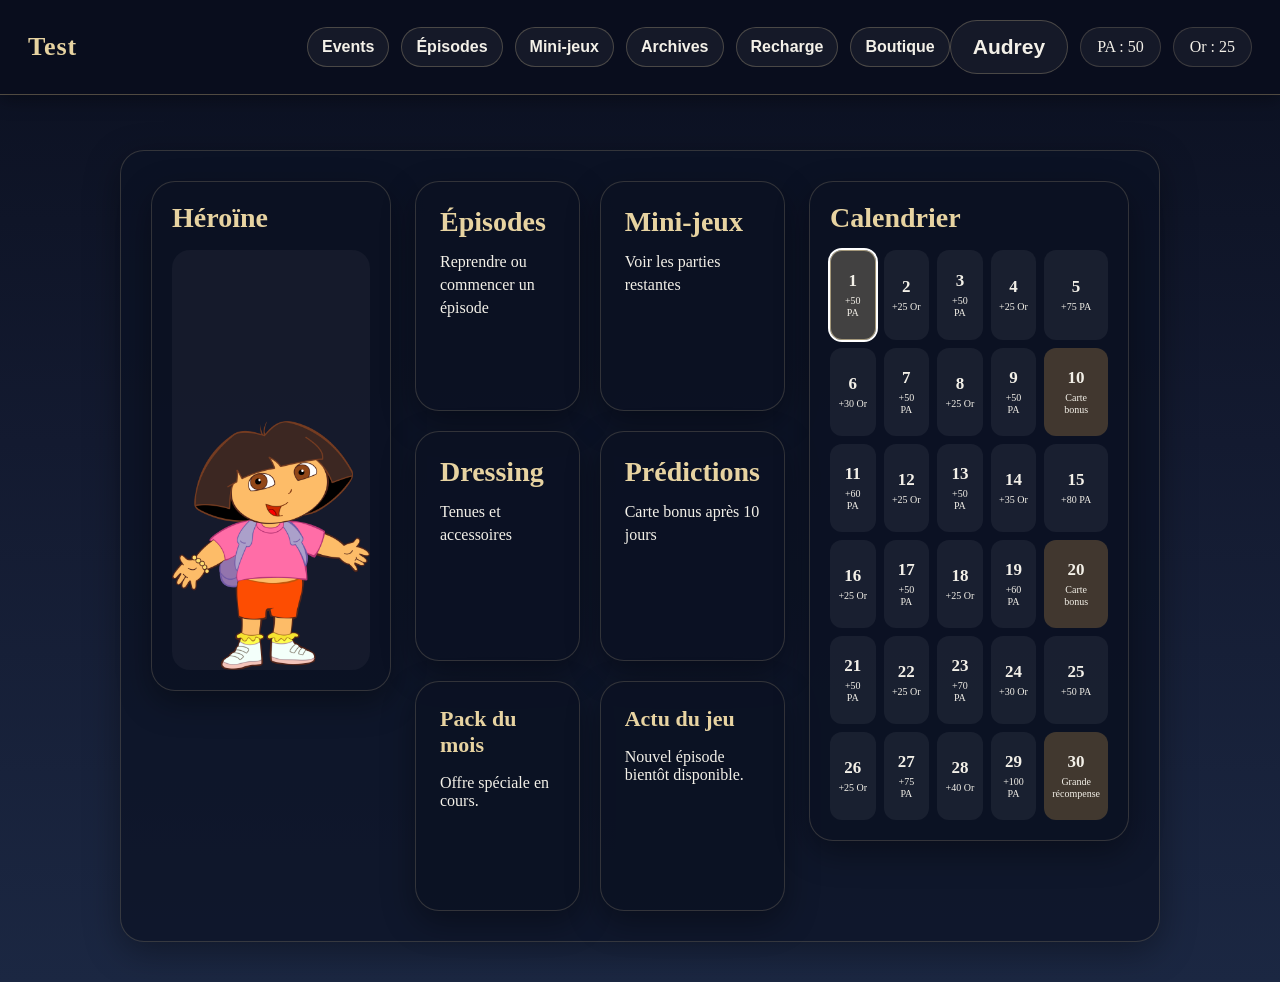
<file: index.html>
<!DOCTYPE html>
<html lang="fr">
<head>
  <meta charset="UTF-8">
  <meta name="viewport" content="width=device-width, initial-scale=1.0">
  <title>Test</title>
  <link rel="stylesheet" href="main.css">
</head>
<body>

  <div class="test-topbar">
    <div class="topbar-zone topbar-left">
      <div class="logo-test" id="home-logo">Test</div>
    </div>

    <div class="topbar-zone topbar-center">
      <nav class="test-menu">
        <button type="button" class="test-tab" data-target="events">Events</button>
        <button type="button" class="test-tab" data-target="episode">Épisodes</button>
        <button type="button" class="test-tab" data-target="mini-jeux">Mini-jeux</button>
        <button type="button" class="test-tab" data-target="archives">Archives</button>
        <button type="button" class="test-tab" data-target="recharge">Recharge</button>
        <button type="button" class="test-tab" data-target="boutique">Boutique</button>
      </nav>
    </div>

    <div class="topbar-zone topbar-right">
      <button type="button" class="profil-button" data-target="profil" id="profil-button">
        Audrey
      </button>
      <div class="badge-ui" id="pa-display">PA : 0</div>
      <div class="badge-ui" id="gold-display">Or : 0</div>
      
    </div>
  </div>

  <div id="reward-message" class="reward-message" style="display: none;"></div>

  <div class="test-page">

   <section id="home" class="test-section active">
  <div class="home-layout">

    <div class="home-left-card">
      <h2 class="home-section-title">Héroïne</h2>
      <div class="hero-display">
        <img src="images/dora.png" alt="Héroïne" class="hero-image">
      </div>
    </div>

    <div class="home-center-grid">
      <div class="home-feature-card" onclick="openSection('episode')">
        <span class="feature-title">Épisodes</span>
        <span class="feature-text">Reprendre ou commencer un épisode</span>
      </div>

      <div class="home-feature-card" onclick="openSection('minijeux')">
        <span class="feature-title">Mini-jeux</span>
        <span class="feature-text">Voir les parties restantes</span>
      </div>

      <div class="home-feature-card" onclick="openSection('dressing')">
        <span class="feature-title">Dressing</span>
        <span class="feature-text">Tenues et accessoires</span>
      </div>

      <div class="home-feature-card" onclick="openSection('predictions')">
        <span class="feature-title">Prédictions</span>
        <span class="feature-text">Carte bonus après 10 jours</span>
      </div>

      <div class="home-feature-card" onclick="openSection('Pack du mois')">
         <h3 class="small-side-title">Pack du mois</h3>
        <p>Offre spéciale en cours.</p>
      </div>

      <div class="home-feature-card" onclick="openSection('Actus du jeu')">
        <h3 class="small-side-title">Actu du jeu</h3>
        <p>Nouvel épisode bientôt disponible.</p>
      </div>
    </div>

    <div class="home-right-column">
      <div class="home-side-card">
        <h2 class="home-section-title">Calendrier</h2>
        <div id="calendar-grid" class="calendar-grid"></div>
      </div>
    </div>
  </div>
</section>

</div>

</section>

    <section id="events" class="test-section">
      <h1>Events</h1>
    </section>

    <section id="episode" class="test-section">
      <h1>Épisodes</h1>
      <p>Explore l’histoire, relance les chapitres débloqués et poursuis ta progression.</p>

      <div class="test-card-grid">
        <div class="test-card">
          <h3>Épisode 1</h3>
          <p>Le réveil de ton héroïne et sa découverte d’un nouveau monde.</p>
          <div class="test-button" onclick="window.location.href='episode1.html'">Jouer</div>
        </div>

        <div class="test-card">
          <h3>Épisode 2</h3>
          <p>Premiers liens, premières tensions et nouveaux mystères.</p>
          <button class="test-button" onclick="startGame()">Jouer</button>
        </div>

        <div class="test-card">
          <h3>Épisode 3</h3>
          <p>Choix, épreuves et évolution des relations.</p>
          <button class="test-button" onclick="startGame()">Jouer</button>
        </div>
      </div>
  </div>

  <div id="game-container" style="display: none;">
    <div id="game-background"></div>

    <div id="dialogue-box" onclick="nextDialogue()">
      <p id="dialogue-text">Début....</p>
    </div>
  </div>
</div>
    </section>

    <section id="mini-jeux" class="test-section">
      <h1>Mini-jeux</h1>
    </section>

    <section id="archives" class="test-section">
      <h1>Archives</h1>
      <p>Consulte le lore, les personnages, les provinces et les informations débloquées.</p>

      <div class="test-card-grid">
        <div class="test-card">
          <h3>Personnages</h3>
          <p>Découvre les fiches des personnages rencontrés.</p>
        </div>

        <div class="test-card">
          <h3>Provinces</h3>
          <p>Explore les régions, peuples et lieux importants.</p>
        </div>

        <div class="test-card">
          <h3>Bestiaire</h3>
          <p>Retrouve les créatures et espèces du monde.</p>
        </div>
      </div>
    </section>

    <section id="recharge" class="test-section">
      <h1>Recharge</h1>
      <p>Récupère tes ressources quotidiennes et suis ta progression.</p>

      <div class="test-card-grid">
        <div class="test-card">
          <h3>Connexion du jour</h3>
          <p>Chaque nouveau jour : +50 PA et +25 Or.</p>
        </div>

        <div class="test-card">
          <h3>PA actuels</h3>
          <p id="recharge-pa-display">PA : 0</p>
        </div>

        <div class="test-card">
          <h3>Or actuel</h3>
          <p id="recharge-gold-display">Or : 0</p>
        </div>
      </div>
    </section>

    <section id="boutique" class="test-section">
      <h1>Boutique</h1>
      <p>Achète des objets, tenues et accessoires pour personnaliser ton aventure.</p>

      <div class="test-card-grid">
        <div class="test-card">
          <h3>Tenue lunaire</h3>
          <p>Prix : 120 Or</p>
        </div>

        <div class="test-card">
          <h3>Parure dorée</h3>
          <p>Prix : 80 Or</p>
        </div>

        <div class="test-card">
          <h3>Fond mystique</h3>
          <p>Prix : 150 Or</p>
        </div>
      </div>
    </section>

    <section id="profil" class="test-section">
         <h1>Profil</h1>
    </section>

  </div>

  <script>
    const REWARD_PA = 50;
  const REWARD_GOLD = 25;

  const dailyRewards = [
    { day: 1, reward: "+50 PA" },
    { day: 2, reward: "+25 Or" },
    { day: 3, reward: "+50 PA" },
    { day: 4, reward: "+25 Or" },
    { day: 5, reward: "+75 PA" },
    { day: 6, reward: "+30 Or" },
    { day: 7, reward: "+50 PA" },
    { day: 8, reward: "+25 Or" },
    { day: 9, reward: "+50 PA" },
    { day: 10, reward: "Carte bonus" },
    { day: 11, reward: "+60 PA" },
    { day: 12, reward: "+25 Or" },
    { day: 13, reward: "+50 PA" },
    { day: 14, reward: "+35 Or" },
    { day: 15, reward: "+80 PA" },
    { day: 16, reward: "+25 Or" },
    { day: 17, reward: "+50 PA" },
    { day: 18, reward: "+25 Or" },
    { day: 19, reward: "+60 PA" },
    { day: 20, reward: "Carte bonus" },
    { day: 21, reward: "+50 PA" },
    { day: 22, reward: "+25 Or" },
    { day: 23, reward: "+70 PA" },
    { day: 24, reward: "+30 Or" },
    { day: 25, reward: "+50 PA" },
    { day: 26, reward: "+25 Or" },
    { day: 27, reward: "+75 PA" },
    { day: 28, reward: "+40 Or" },
    { day: 29, reward: "+100 PA" },
    { day: 30, reward: "Grande récompense" }
  ];

  function getTodayDateString() {
    const today = new Date();
    const year = today.getFullYear();
    const month = String(today.getMonth() + 1).padStart(2, "0");
    const day = String(today.getDate()).padStart(2, "0");
    return year + "-" + month + "-" + day;
  }

  function updateDisplays() {
    const pa = Number(localStorage.getItem("test_pa")) || 0;
    const gold = Number(localStorage.getItem("test_gold")) || 0;

    const paDisplay = document.getElementById("pa-display");
    const goldDisplay = document.getElementById("gold-display");

    if (paDisplay) paDisplay.textContent = "PA : " + pa;
    if (goldDisplay) goldDisplay.textContent = "Or : " + gold;
  }

  function giveDailyRewardIfNeeded() {
    let pa = Number(localStorage.getItem("test_pa")) || 0;
    let gold = Number(localStorage.getItem("test_gold")) || 0;

    const lastRewardDate = localStorage.getItem("test_last_reward_date");
    const today = getTodayDateString();

    if (lastRewardDate !== today) {
      pa += REWARD_PA;
      gold += REWARD_GOLD;

      localStorage.setItem("test_pa", pa);
      localStorage.setItem("test_gold", gold);
      localStorage.setItem("test_last_reward_date", today);

      let loginDay = Number(localStorage.getItem("test_login_day")) || 0;
      if (loginDay < 30) {
        loginDay += 1;
      }
      localStorage.setItem("test_login_day", loginDay);
    }
  }

  function renderCalendar() {
    const calendarGrid = document.getElementById("calendar-grid");
    if (!calendarGrid) return;

    calendarGrid.innerHTML = "";
    const claimedDay = Number(localStorage.getItem("test_login_day")) || 0;

    dailyRewards.forEach(function (item) {
      const dayBox = document.createElement("div");
      dayBox.classList.add("day");

      if (item.day <= claimedDay) dayBox.classList.add("claimed");
      if (item.day === claimedDay) dayBox.classList.add("today");
      if (item.day === 10 || item.day === 20 || item.day === 30) dayBox.classList.add("special");

      dayBox.innerHTML = `
        <span class="day-number">${item.day}</span>
        <span class="day-reward">${item.reward}</span>
      `;

      calendarGrid.appendChild(dayBox);
    });
  }

  function openSection(targetId) {
    const sections = document.querySelectorAll(".test-section");
    const tabs = document.querySelectorAll(".test-tab");
    const profilButton = document.getElementById("profil-button");

    sections.forEach(function (section) {
      section.classList.remove("active");
    });

    tabs.forEach(function (tab) {
      tab.classList.remove("active-tab");
    });

    if (profilButton) {
      profilButton.classList.remove("active-tab");
    }

    const targetSection = document.getElementById(targetId);
    if (targetSection) {
      targetSection.classList.add("active");
    }

    const targetTab = document.querySelector('.test-tab[data-target="' + targetId + '"]');
    if (targetTab) {
      targetTab.classList.add("active-tab");
    }

    if (profilButton && targetId === "profil") {
      profilButton.classList.add("active-tab");
    }
  }

  function setupTabs() {
    const tabs = document.querySelectorAll(".test-tab");

    tabs.forEach(function (tab) {
      tab.addEventListener("click", function () {
        const targetId = tab.getAttribute("data-target");
        openSection(targetId);
      });
    });

    const homeLogo = document.getElementById("home-logo");
    if (homeLogo) {
      homeLogo.addEventListener("click", function () {
        openSection("home");
      });
    }

    const profilButton = document.getElementById("profil-button");
    if (profilButton) {
      profilButton.addEventListener("click", function () {
        openSection("profil");
      });
    }
  }

  document.addEventListener("DOMContentLoaded", function () {
    giveDailyRewardIfNeeded();
    updateDisplays();
    renderCalendar();
    setupTabs();
  });
  </script>

</body>
</html>
</file>
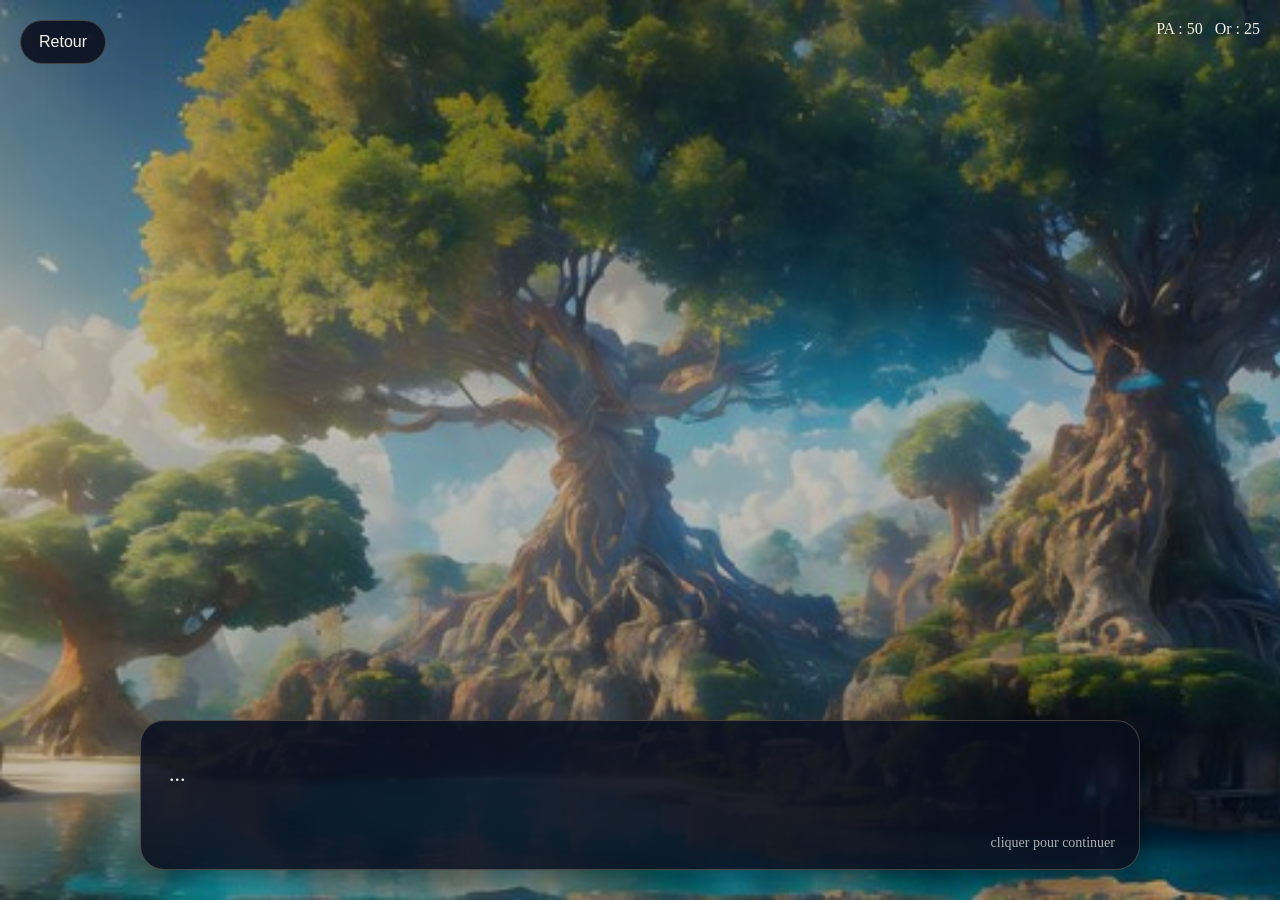
<file: episode1.html>
<!DOCTYPE html>
<html lang="fr">
<head>
  <meta charset="UTF-8">
  <meta name="viewport" content="width=device-width, initial-scale=1.0">
  <title>Épisode 1</title>
  <link rel="stylesheet" href="main.css">
  <style>
    body {
      margin: 0;
      overflow: hidden;
    }

    #episode-screen {
      position: fixed;
      inset: 0;
      background: url("images/test.jpg") center center / cover no-repeat;
    }

    #episode-overlay {
      position: absolute;
      inset: 0;
      background: rgba(0, 0, 0, 0.25);
      pointer-events: none;
    }

    #dialogue-box {
      position: absolute;
      left: 50%;
      bottom: 30px;
      transform: translateX(-50%);
      width: min(1000px, calc(100% - 40px));
      min-height: 150px;
      background: rgba(10, 14, 30, 0.88);
      border: 1px solid rgba(231, 211, 161, 0.25);
      border-radius: 24px;
      box-shadow: 0 12px 32px rgba(0, 0, 0, 0.45);
      padding: 24px 28px;
      box-sizing: border-box;
      color: #f3f0e8;
      cursor: pointer;
      z-index: 10;
    }

    #speaker-name {
      color: #e7d3a1;
      font-size: 24px;
      font-weight: 700;
      margin-bottom: 12px;
    }

    #dialogue-text {
      font-size: 22px;
      line-height: 1.5;
      margin: 0;
    }

    #continue-indicator {
      position: absolute;
      right: 24px;
      bottom: 18px;
      font-size: 14px;
      color: rgba(243, 240, 232, 0.7);
    }

    #back-button {
      position: absolute;
      top: 20px;
      left: 20px;
      z-index: 20;
      background: rgba(10, 14, 30, 0.88);
      border: 1px solid rgba(231, 211, 161, 0.25);
      color: #f3f0e8;
      border-radius: 999px;
      padding: 12px 18px;
      cursor: pointer;
      font-size: 16px;
    }

    #back-button:hover {
      border-color: rgba(231, 211, 161, 0.55);
    }

    #currency-bar {
        position: absolute;
        top: 20px;
        right: 20px;
        z-index: 20;
        display: flex;
        gap: 12px;
    }

    #currency-badge {
        background: rgba(10, 14, 30, 0.88);
        border: 1px solid rgba(231, 211, 161, 0.25);
        color: #f3f0e8;
        border-radius: 999px;
        padding: 12px 16px;
        font-size: 16px;
        font-weight: 600;
    }
  </style>
</head>


<body>

  <div id="episode-screen">
    <div id="episode-overlay"></div>

    <audio id="bg-music" src="musique/paix-sanctuaire.mp3"loop></audio>

    <button id="back-button" onclick="window.location.href='index.html'">
      Retour
    </button>

    <div id="currency-bar">
        <div class="currency-badge" id="episode-pa-display">PA : 0</div>
        <div class="currency-badge" id="episode-gold-display">Or : 0</div>
    </div>

    <div id="dialogue-box" onclick="nextDialogue()">
      <div id="speaker-name"></div>
      <p id="dialogue-text"></p>
      <div id="continue-indicator">cliquer pour continuer</div>
    </div>
  </div>

  <script>
    const episode1Dialogues = [
    { speaker: "", text: "..." },
    { speaker: "Héroïne", text: "Je… où suis-je ?" },
    { speaker: "Héroïne", text: "Le sol est froid sous mes doigts." },
    { speaker: "Héroïne", text: "Une lumière apparaît…" },
    { speaker: "Héroïne", text: "Quelqu’un approche…" }
  ];

  const DIALOGUE_COST = 2;
  let currentDialogueIndex = 0;

  function updateEpisodeCurrencyDisplay() {
    const pa = Number(localStorage.getItem("test_pa")) || 0;
    const gold = Number(localStorage.getItem("test_gold")) || 0;

    const paDisplay = document.getElementById("episode-pa-display");
    const goldDisplay = document.getElementById("episode-gold-display");

    if (paDisplay) paDisplay.textContent = "PA : " + pa;
    if (goldDisplay) goldDisplay.textContent = "Or : " + gold;
  }

  function showDialogue() {
    const current = episode1Dialogues[currentDialogueIndex];
    document.getElementById("speaker-name").textContent = current.speaker;
    document.getElementById("dialogue-text").textContent = current.text;
  }

  function nextDialogue() {
    const currentPa = Number(localStorage.getItem("test_pa")) || 0;

    if (currentPa < DIALOGUE_COST) {
      alert("Tu n’as pas assez de PA pour continuer l’histoire.");
      return;
    }

    const newPa = currentPa - DIALOGUE_COST;
    localStorage.setItem("test_pa", String(newPa));

    currentDialogueIndex++;

    if (currentDialogueIndex < episode1Dialogues.length) {
      updateEpisodeCurrencyDisplay();
      showDialogue();
    } else {
      window.location.href = "index.html";
    }
  }

  document.addEventListener("DOMContentLoaded", function () {
    showDialogue();
    updateEpisodeCurrencyDisplay();

    const music = document.getElementById("bg-music");
    if (music) {
        music.play().then(() => {
          setTimeout(() => {
            music.muted = false;
            music.volume = 0.5; //volume 50%
          }, 200);
        }).catch(() => {
          console.log("autoplay bloqué");
        });
    }
  });      


  </script>

</body>
</html>
</file>
<file: main.css>
#main-menu {
  display: none !important;
}

body {
  margin: 0;
  padding: 0;
  font-family: Georgia, "Times New Roman", serif;
  background: linear-gradient(180deg, #0b1020 0%, #131a30 45%, #1b2742 100%);
  color: #f3f0e8;
}

.reward-message {
  position: fixed;
  top: 110px;
  right: 30px;
  z-index: 9999;
  padding: 14px 18px;
  border-radius: 16px;
  background: rgba(231, 211, 161, 0.18);
  border: 1px solid rgba(231, 211, 161, 0.4);
  color: #f3f0e8;
  box-shadow: 0 8px 20px rgba(0, 0, 0, 0.25);
  font-size: 16px;
}

.test-topbar {
  position: fixed;
  top: 0;
  left: 0;
  width: 100%;
  height: 95px;
  background: rgba(10, 14, 30, 0.95);
  border-bottom: 1px solid rgba(212, 188, 132, 0.35);
  box-shadow: 0 4px 18px rgba(0, 0, 0, 0.35);
  display: grid;
  grid-template-columns: 1fr auto 1fr;
  align-items: center;
  padding: 0 28px;
  box-sizing: border-box;
  z-index: 9999;
}

.topbar-zone {
  display: flex;
  align-items: center;
}

.topbar-left {
  justify-content: flex-start;
}

.topbar-center {
  justify-content: center;
}

.topbar-right {
  justify-content: flex-end;
  gap: 12px;
}

.logo-test {
  font-size: 30px;
  font-weight: bold;
  color: #e7d3a1;
  white-space: nowrap;
  cursor: pointer;
}

.test-menu {
  display: flex;
  align-items: center;
  gap: 18px;
}

.test-menu a {
  color: #f3f0e8;
  text-decoration: none;
  padding: 14px 22px;
  border-radius: 999px;
  border: 1px solid rgba(231, 211, 161, 0.25);
  background: rgba(255, 255, 255, 0.05);
  font-size: 21px;
  font-weight: 600;
  white-space: nowrap;
  transition: 0.25s ease;
}

.test-menu a:hover {
  background: rgba(231, 211, 161, 0.14);
  border-color: rgba(231, 211, 161, 0.55);
  transform: translateY(-1px);
}

.badge-ui {
  padding: 10px 16px;
  border-radius: 999px;
  background: rgba(255, 255, 255, 0.05);
  border: 1px solid rgba(231, 211, 161, 0.18);
  color: #f3f0e8;
  font-size: 16px;
  white-space: nowrap;
}

.test-page {
  padding-top: 135px;
}

.logo-test {
  font-size: 30px;
  font-weight: bold;
  letter-spacing: 1px;
  color: #e7d3a1;
}

.test-menu {
  display: flex;
  gap: 14px;
  flex-wrap: wrap;
}

.test-menu a {
  color: #f3f0e8;
  text-decoration: none;
  font-size: 17px;
  padding: 10px 16px;
  border-radius: 999px;
  border: 1px solid rgba(231, 211, 161, 0.25);
  background: rgba(255, 255, 255, 0.04);
  transition: 0.25s ease;
}

.test-menu a:hover {
  background: rgba(231, 211, 161, 0.14);
  border-color: rgba(231, 211, 161, 0.55);
  transform: translateY(-1px);
}

.test-page {
  padding: 95px 30px 40px;
  max-width : 1100px;
  margin : 0 auto;
  box-sizing: border-box;
}

.test-section {
  display: none;
}

.test-section.active {
  display: block;
  padding : 30px;
  border-radius : 24px;
  background : rgba(12, 18, 36, 0.72);
  border: 1px solid rgba(231, 211, 161, 0.18);
  box-shadow : 0 10px 35px rgba(0, 0, 0, 0.35)
}

.test-card-grid {
  display: grid;
  grid-template-columns: repeat(3, minmax(220px, 1fr));
  gap: 20px;
  margin-top: 24px;
  align-items: stretch;
}

.test-card {
  padding: 20px;
  border-radius: 18px;
  background: rgba(255, 255, 255, 0.05);
  border: 1px solid rgba(231, 211, 161, 0.14);
  text-align: center;
}

.test-card h3 {
  margin-top: 0;
  color: #e7d3a1;
  font-size: 28px;
}

.test-card p {
  font-size: 16px;
  line-height: 1.5;
  color: #e8e1d3;
}

.test-button {
  display: inline-block;
  margin-top: 12px;
  padding: 10px 18px;
  border-radius: 12px;
  background: rgba(231, 211, 161, 0.16);
  border: 1px solid rgba(231, 211, 161, 0.35);
  color: #f3f0e8;
  text-decoration: none;
  cursor: pointer;
}

@media (max-width: 900px) {
  .test-card-grid {
    grid-template-columns: 1fr;
  }
}

  .test-page {
    padding-top: 150px;
  }

  .logo-test {
    font-size: 26px;
  }

  .test-menu {
    justify-content: center;
  }


[data-screen="main"] .middle,
[data-screen="main"] .buttons,
[data-menu="main"],
#main-menu,
button[data-action="start"],
button[data-action="load"],
button[data-action="settings"],
button[data-action="help"] {
  display: none !important;
}

[data-screen="main"] button {
  display: none !important;
}

body {
  margin: 0;
  padding: 0;
  font-family: Georgia, "Times New Roman", serif;
  color: #f3f0e8;
}

.test-menu a.active-tab {
  background: rgba(231, 211, 161, 0.22);
  border-color: rgba(231, 211, 161, 0.7);
}

.test-button {
  display: inline-block;
  margin-top: 12px;
  padding: 10px 18px;
  border-radius: 12px;
  background: rgba(231, 211, 161, 0.16);
  border: 1px solid rgba(231, 211, 161, 0.35);
  color: #f3f0e8;
  text-decoration: none;
  cursor: pointer;
}

.test-menu {
  display: flex;
  gap: 12px;
  flex-wrap: nowrap;
  align-items: center;
}

.test-tab {
  color: #f3f0e8;
  padding: 10px 14px;
  border-radius: 999px;
  border: 1px solid rgba(231, 211, 161, 0.25);
  background: rgba(255, 255, 255, 0.05);
  font-size: 16px;
  font-weight: 600;
  white-space: nowrap;
  cursor: pointer;
}

.test-tab:hover {
  background: rgba(231, 211, 161, 0.14);
  border-color: rgba(231, 211, 161, 0.55);
}

.test-tab.active-tab {
  background: rgba(231, 211, 161, 0.22);
  border-color: rgba(231, 211, 161, 0.7);
  box-shadow: 0 0 12px rgba(231, 211, 161, 0.2);
}

.test-topbar,
.test-topbar * {
  pointer-events: auto !important;
}

.test-topbar {
  position: fixed !important;
  top: 0 !important;
  left: 0 !important;
  width: 100% !important;
  height: 95px !important;
  z-index: 999999 !important;
}

[data-screen="main"],
[data-screen="main"] *,
[data-ui="text"],
[data-ui="choices"],
[data-ui="quick-menu"] {
  pointer-events: none !important;
}

#game-container {
  position: fixed;
  top: 0;
  left: 0;
  width: 100%;
  height: 100%;
  background: black;
  z-index: 999;
}

#game-background {
  position: absolute;
  width: 100%;
  height: 100%;
  background: black;
}

#dialogue-box {
  position: absolute;
  bottom: 0;
  width: 100%;
  padding: 30px;
  background: rgba(0,0,0,0.7);
  color: white;
  cursor: pointer;
}

#dialogue-box button {
  margin-top: 10px;
}

.profil-button {
  color: #f3f0e8;
  padding: 14px 22px;
  border-radius: 999px;
  border: 1px solid rgba(231, 211, 161, 0.25);
  background: rgba(255, 255, 255, 0.05);
  font-size: 21px;
  font-weight: 600;
  cursor: pointer;
}

.profil-button:hover {
  background: rgba(231, 211, 161, 0.14);
  border-color: rgba(231, 211, 161, 0.55);
}

.home-layout {
  display: grid;
  grid-template-columns: 240px 1fr 320px;
  gap: 24px;
  align-items: start;
}

.home-left-card,
.home-side-card,
.home-feature-card {
  background: rgba(12, 18, 35, 0.82);
  border: 1px solid rgba(231, 211, 161, 0.18);
  border-radius: 24px;
  box-shadow: 0 12px 32px rgba(0, 0, 0, 0.35);
}

.home-left-card,
.home-side-card {
  padding: 20px;
}

.home-section-title {
  margin: 0 0 16px 0;
  color: #e7d3a1;
  font-size: 28px;
  font-weight: 700;
}

.small-side-title {
  margin: 0 0 10px 0;
  color: #e7d3a1;
  font-size: 22px;
}

.hero-display {
  height: 420px;
  border-radius: 18px;
  background: rgba(255, 255, 255, 0.04);
  overflow: hidden;
  display: flex;
  align-items: flex-end;
  justify-content: center;
}

.hero-image {
  max-width: 100%;
  max-height: 100%;
  object-fit: contain;
}

.home-center-grid {
  display: grid;
  grid-template-columns: 1fr 1fr;
  gap: 20px;
}

.home-feature-card {
  min-height: 180px;
  padding: 24px;
  color: #f3f0e8;
  cursor: pointer;
  transition: transform 0.2s ease, border-color 0.2s ease, box-shadow 0.2s ease;
}

.home-feature-card:hover {
  transform: translateY(-4px);
  border-color: rgba(231, 211, 161, 0.55);
  box-shadow: 0 18px 36px rgba(0, 0, 0, 0.45);
}

.feature-title {
  display: block;
  margin-bottom: 12px;
  color: #e7d3a1;
  font-size: 28px;
  font-weight: 700;
}

.feature-text {
  display: block;
  font-size: 16px;
  line-height: 1.45;
  color: #f3f0e8;
}

.home-right-column {
  display: flex;
  flex-direction: column;
  gap: 20px;
}

.calendar-grid {
  display: grid;
  grid-template-columns: repeat(5, 1fr);
  gap: 8px;
}

.day {
  min-height: 72px;
  padding: 8px;
  border-radius: 12px;
  background: rgba(255, 255, 255, 0.06);
  display: flex;
  flex-direction: column;
  justify-content: center;
  align-items: center;
  gap: 4px;
}

.day.claimed {
  background: rgba(231, 211, 161, 0.25);
  border: 1px solid rgba(231, 211, 161, 0.6);
}

.day.today {
  outline: 2px solid #ffffff;
}

.day.special {
  background: rgba(255, 190, 90, 0.22);
}

.day-number {
  font-size: 17px;
  font-weight: 700;
}

.day-reward {
  font-size: 10px;
  text-align: center;
  line-height: 1.2;
}

.home-wide-card {
  grid-column:span 2;
  padding: 20px;
  border-radius: 20px;
  background: rgba(12, 18, 35, 0.85);
  border: 1px solid rgba(231, 211, 161, 0.2);
  margin-top: 5px;
}
</file>
